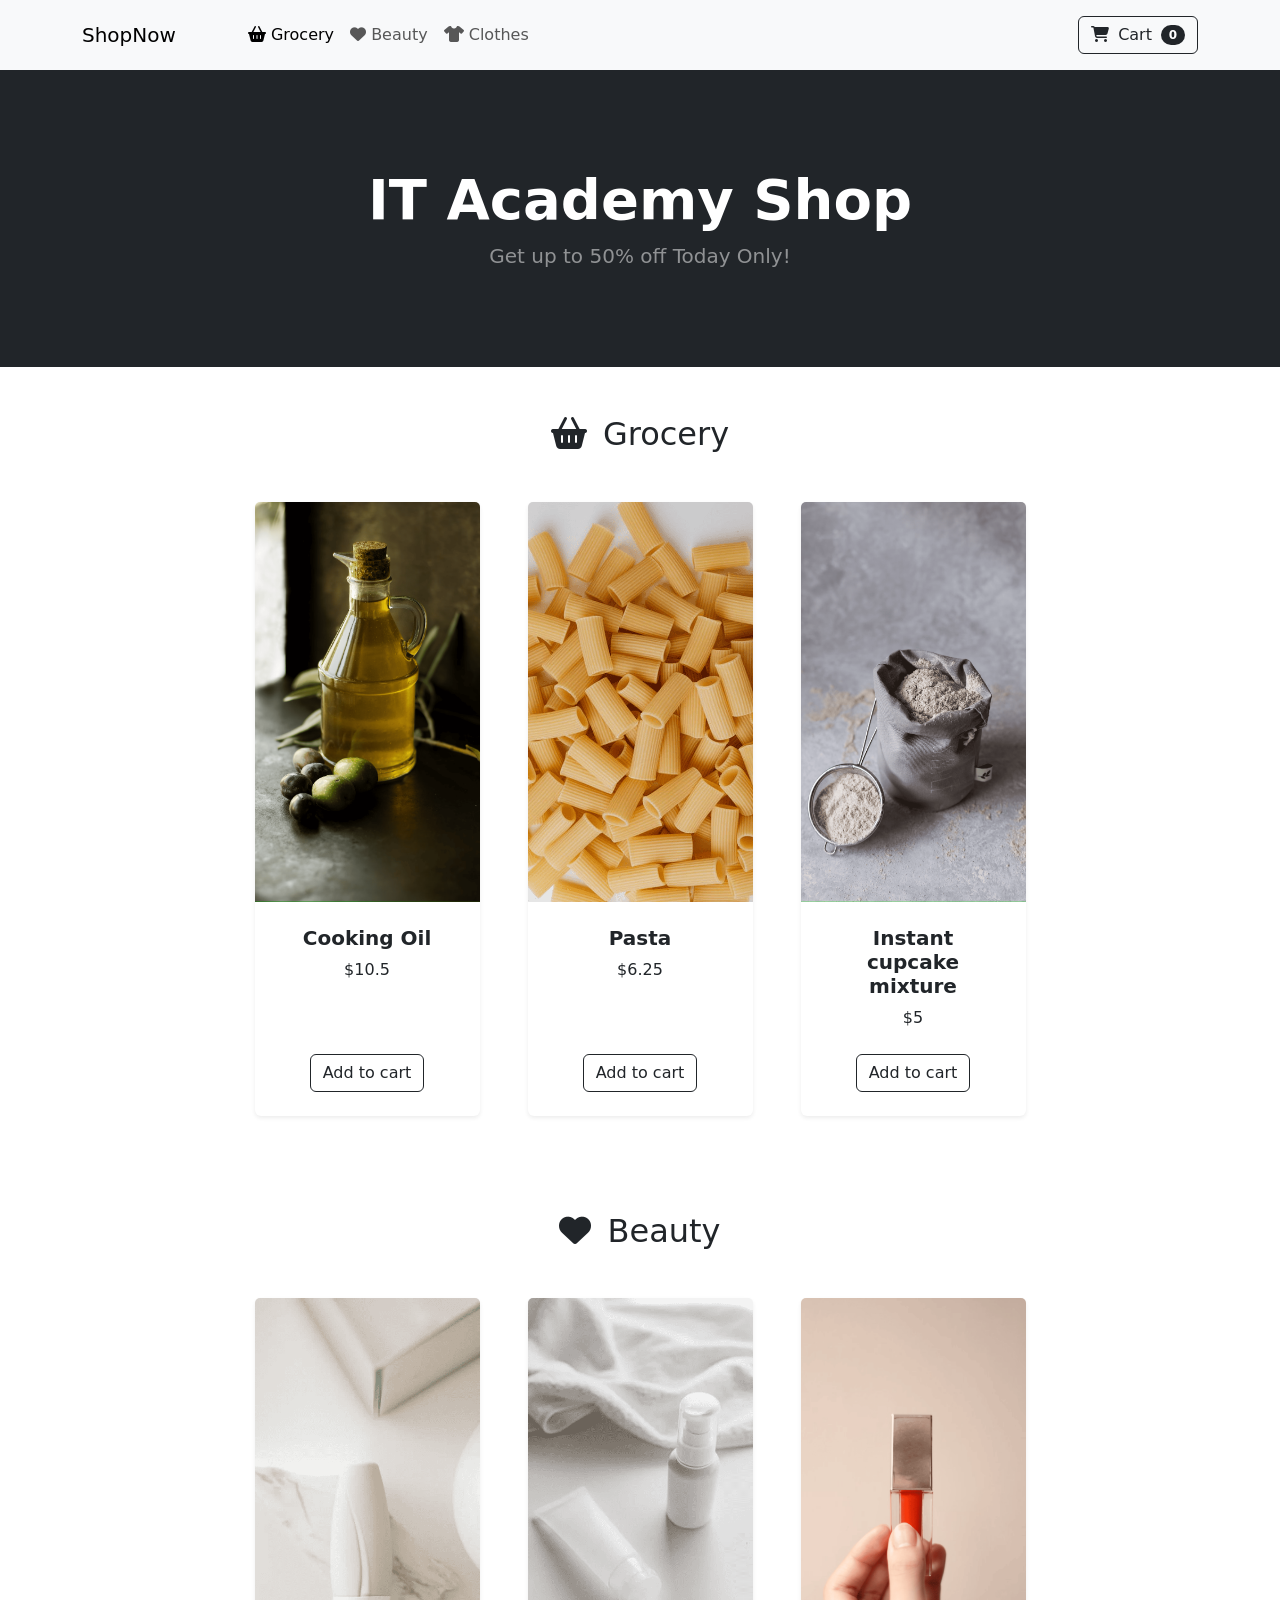
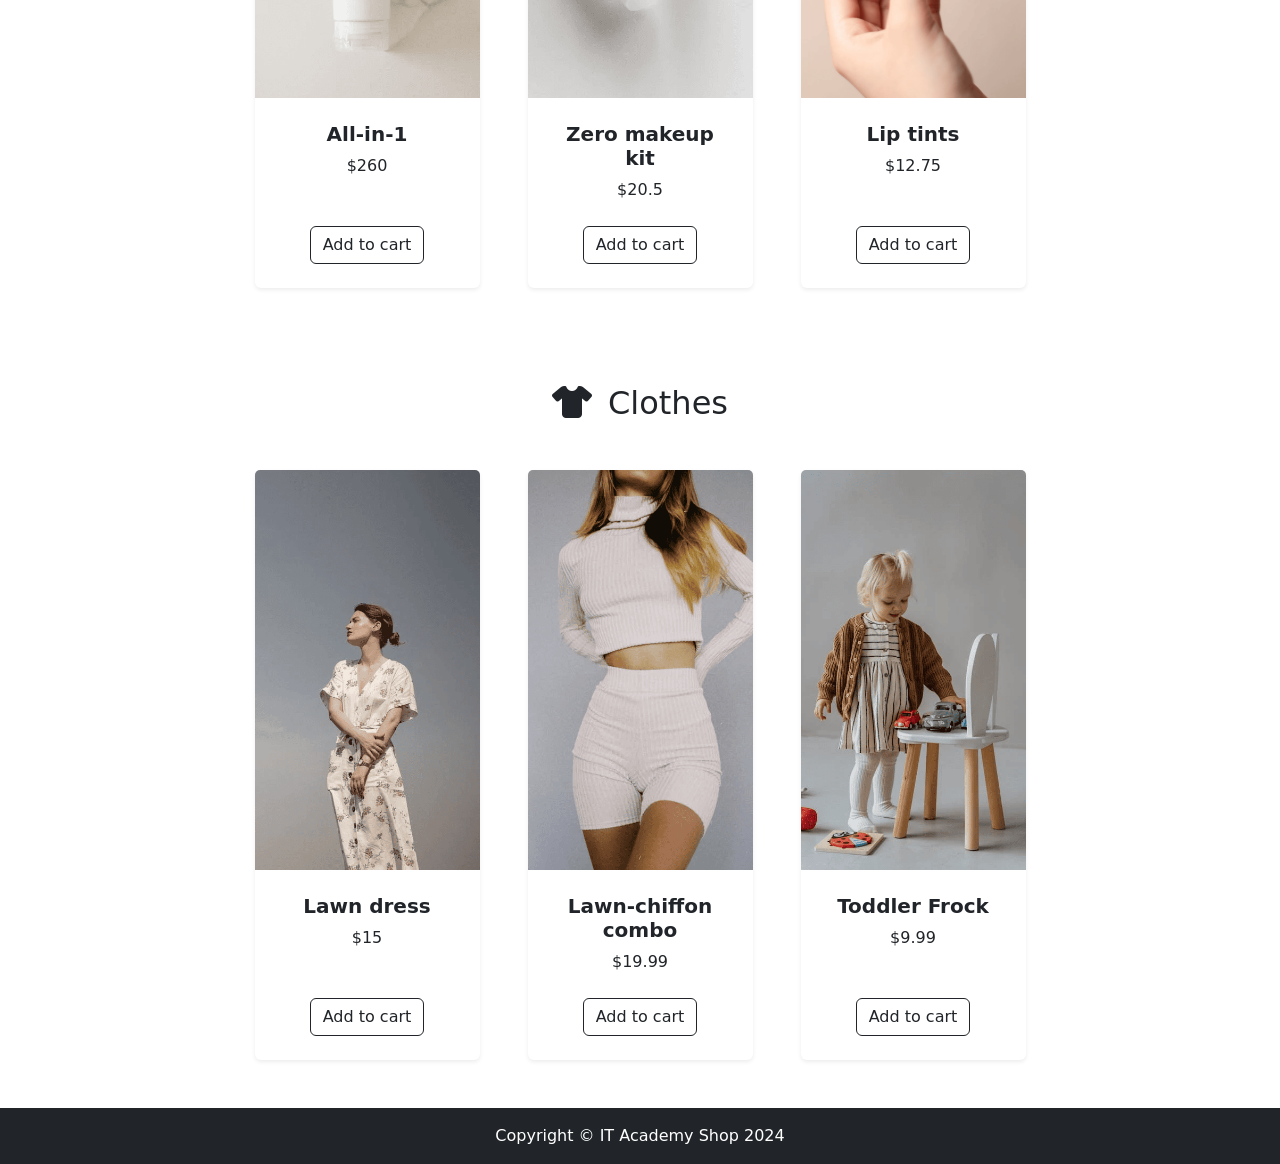
<file: index.html>
<!DOCTYPE html>
<html lang="en">

<head>
	<meta charset="utf-8" />
	<meta name="viewport" content="width=device-width, initial-scale=1, shrink-to-fit=no" />
	<meta name="description" content="" />
	<meta name="author" content="" />
	<title>ShopNow</title>
	<!-- Favicon-->
	<link rel="icon" type="image/x-icon" href="images/favicon.ico" />
	<link href="https://cdn.jsdelivr.net/npm/bootstrap@5.3.0/dist/css/bootstrap.min.css" rel="stylesheet"
		integrity="sha384-9ndCyUaIbzAi2FUVXJi0CjmCapSmO7SnpJef0486qhLnuZ2cdeRhO02iuK6FUUVM" crossorigin="anonymous">

	<!-- Fontawesome icons-->
	<link rel="stylesheet" href="https://cdnjs.cloudflare.com/ajax/libs/font-awesome/6.4.0/css/all.min.css"
		integrity="sha512-iecdLmaskl7CVkqkXNQ/ZH/XLlvWZOJyj7Yy7tcenmpD1ypASozpmT/E0iPtmFIB46ZmdtAc9eNBvH0H/ZpiBw=="
		crossorigin="anonymous" referrerpolicy="no-referrer" />
</head>

<body data-bs-spy="scroll" data-bs-target="#navbar-example2" data-bs-offset="50">
	<!-- Navigation-->
	<nav class="navbar py-3 py-lg-0 navbar-light bg-light navbar-expand-lg" id="navbar-example2">
		<div class="container d-flex">
			<a class="navbar-brand" href="index.html">ShopNow</a>
			<div class="d-flex flex-row order-lg-last align-items-center">

				<button type="button" class="navbar-toggler order-last collapsed" data-bs-toggle="collapse"
					data-bs-target="#navbar" aria-expanded="false" aria-controls="navbar">
					<span class="navbar-toggler-icon"></span>
				</button>
				<ul class="navbar-nav me-3 me-lg-0 d-flex flex-row align-items-center">
					<li class="dropdown search-dropdown nav-item py-lg-3">
						<a href="javascript:void(0)" class="btn btn-outline-dark flex-center" type="button"
							data-bs-toggle="modal" data-bs-target="#cartModal" onclick="open_modal()"
							data-bs-auto-close="outside">
							<i class="fas fa-shopping-cart me-1"></i> Cart <span
								class="badge bg-dark text-white ms-1 rounded-pill" id="count_product">0</span>
						</a>
					</li>
				</ul>
			</div>

			<div id="navbar" class="navbar-collapse collapse">

				<ul class="navbar-nav me-auto mb-4 mb-lg-0 ms-lg-5">
					<li class="nav-item">
						<a class="nav-link" href="#grocery"><i class="fas fa-shopping-basket"></i> Grocery</a>
					</li>
					<li class="nav-item">
						<a class="nav-link" href="#beauty"><i class="fas fa-heart"></i> Beauty</a>
					</li>
					<li class="nav-item">
						<a class="nav-link" href="#clothes"><i class="fas fa-tshirt"></i> Clothes</a>
					</li>

				</ul>
			</div>
		</div>
	</nav>

	<!-- Header-->
	<header class="bg-dark py-5">
		<div class="container px-4 px-lg-5 my-5">
			<div class="text-center text-white">
				<h1 class="display-4 fw-bolder">IT Academy Shop</h1>
				<p class="lead fw-normal text-white-50 mb-0">Get up to 50% off Today Only!</p>
			</div>
		</div>
	</header>
	<!-- Section-->
	<section class="pt-5" id="grocery">
		<h2 class="text-center"><i class="fas fa-shopping-basket pe-3"></i>Grocery</h2>
		<div class="container px-4 px-lg-5 mt-5">
			<div class="row gx-4 gx-lg-5 row-cols-2 row-cols-md-3 row-cols-xl-4 justify-content-center">
				<div class="col mb-5">
					<div class="card h-100 shadow-sm border-0">
						<img class="card-img-top object-fit-cover" src="./images/cooking-oil.png" alt="Cooking oil"
							style="height: 25rem;" />
						<div class="card-body p-4">
							<div class="text-center">
								<h5 class="fw-bolder">Cooking Oil</h5>
								$10.5
							</div>
						</div>
						<div class="card-footer p-4 pt-0 border-top-0 bg-transparent">
							<div class="text-center"><button type="button" onclick="buy(1)"
									class="btn btn-outline-dark">Add to cart</button></div>
						</div>
					</div>
				</div>
				<div class="col mb-5">
					<div class="card h-100 shadow-sm border-0">
						<img class="card-img-top object-fit-cover" src="./images/pasta.png" alt="Pasta"
							style="height: 25rem;" />
						<div class="card-body p-4">
							<div class="text-center">
								<h5 class="fw-bolder">Pasta</h5>
								$6.25
							</div>
						</div>
						<div class="card-footer p-4 pt-0 border-top-0 bg-transparent">
							<div class="text-center"><button type="button" onclick="buy(2)"
									class="btn btn-outline-dark">Add to cart</button></div>
						</div>
					</div>
				</div>
				<div class="col mb-5">
					<div class="card h-100 shadow-sm border-0">
						<img class="card-img-top object-fit-cover" src="./images/cupcake-mixture.png"
							style="height: 25rem;" alt="Instant cupcake mixture" />
						<div class="card-body p-4">
							<div class="text-center">
								<h5 class="fw-bolder">Instant cupcake mixture</h5>
								$5
							</div>
						</div>
						<div class="card-footer p-4 pt-0 border-top-0 bg-transparent">
							<div class="text-center"><button type="button" onclick="buy(3)"
									class="btn btn-outline-dark">Add to cart</button></div>
						</div>
					</div>
				</div>

			</div>
		</div>
	</section>
	<section class="pt-5" id="beauty">
		<h2 class="text-center"><i class="fas fa-heart pe-3"></i>Beauty</h2>
		<div class="container px-4 px-lg-5 mt-5">
			<div class="row gx-4 gx-lg-5 row-cols-2 row-cols-md-3 row-cols-xl-4 justify-content-center">
				<div class="col mb-5">
					<div class="card h-100 shadow-sm border-0">
						<img class="card-img-top object-fit-cover" src="./images/all-in-one.png" alt="All in one"
							style="height: 25rem;" />
						<div class="card-body p-4">
							<div class="text-center">
								<h5 class="fw-bolder">All-in-1</h5>
								$260
							</div>
						</div>
						<div class="card-footer p-4 pt-0 border-top-0 bg-transparent">
							<div class="text-center"><button type="button" onclick="buy(4)"
									class="btn btn-outline-dark">Add to cart</button></div>
						</div>
					</div>
				</div>
				<div class="col mb-5">
					<div class="card h-100 shadow-sm border-0">
						<img class="card-img-top object-fit-cover" src="./images/zero-makeup-kit.png"
							alt="Zero makeup kit" style="height: 25rem;" />
						<div class="card-body p-4">
							<div class="text-center">
								<h5 class="fw-bolder">Zero makeup kit</h5>
								$20.5
							</div>
						</div>
						<div class="card-footer p-4 pt-0 border-top-0 bg-transparent">
							<div class="text-center"><button type="button" onclick="buy(5)"
									class="btn btn-outline-dark">Add to cart</button></div>
						</div>
					</div>
				</div>
				<div class="col mb-5">
					<div class="card h-100 shadow-sm border-0">
						<img class="card-img-top object-fit-cover" src="./images/lip-tint.png" alt="Lip tint"
							style="height: 25rem;" />
						<div class="card-body p-4">
							<div class="text-center">
								<h5 class="fw-bolder">Lip tints</h5>
								$12.75
							</div>
						</div>
						<div class="card-footer p-4 pt-0 border-top-0 bg-transparent">
							<div class="text-center"><button type="button" onclick="buy(6)"
									class="btn btn-outline-dark">Add to cart</button></div>
						</div>
					</div>
				</div>

			</div>
		</div>
	</section>
	<section class="pt-5" id="clothes">
		<h2 class="text-center"><i class="fas fa-tshirt pe-3"></i>Clothes</h2>
		<div class="container px-4 px-lg-5 mt-5">
			<div class="row gx-4 gx-lg-5 row-cols-2 row-cols-md-3 row-cols-xl-4 justify-content-center">
				<div class="col mb-5">
					<div class="card h-100 shadow-sm border-0">
						<img class="card-img-top object-fit-cover" src="./images/lawn-dress.png" alt="Lawn dress"
							style="height: 25rem;" />
						<div class="card-body p-4">
							<div class="text-center">
								<h5 class="fw-bolder">Lawn dress</h5>
								$15
							</div>
						</div>
						<div class="card-footer p-4 pt-0 border-top-0 bg-transparent">
							<div class="text-center"><button type="button" onclick="buy(7)"
									class="btn btn-outline-dark">Add to cart</button></div>
						</div>
					</div>
				</div>
				<div class="col mb-5">
					<div class="card h-100 shadow-sm border-0">
						<img class="card-img-top object-fit-cover" src="./images/combo.png" alt="Lawn chiffon combo"
							style="height: 25rem;" />
						<div class="card-body p-4">
							<div class="text-center">
								<h5 class="fw-bolder">Lawn-chiffon combo</h5>
								$19.99
							</div>
						</div>
						<div class="card-footer p-4 pt-0 border-top-0 bg-transparent">
							<div class="text-center"><button type="button" onclick="buy(8)"
									class="btn btn-outline-dark">Add to cart</button></div>
						</div>
					</div>
				</div>
				<div class="col mb-5">
					<div class="card h-100 shadow-sm border-0">
						<img class="card-img-top object-fit-cover" src="./images/toddler-dress.png" alt="Toddler frock"
							style="height: 25rem;" />
						<div class="card-body p-4">
							<div class="text-center">
								<h5 class="fw-bolder">Toddler Frock</h5>
								$9.99
							</div>
						</div>
						<div class="card-footer p-4 pt-0 border-top-0 bg-transparent">
							<div class="text-center"><button type="button" onclick="buy(9)"
									class="btn btn-outline-dark">Add to cart</button></div>
						</div>
					</div>
				</div>

			</div>
		</div>
	</section>

	<!-- Footer-->
	<footer class="py-3 bg-dark">
		<div class="container">
			<p class="m-0 text-center text-white">Copyright &copy; IT Academy Shop 2024</p>
		</div>
	</footer>

	<div class="modal fade" id="cartModal" tabindex="-1" aria-labelledby="exampleModalLabel" aria-hidden="true">
		<div class="modal-dialog">
			<div class="modal-content">
				<div class="modal-header">
					<h5 class="modal-title" id="exampleModalLabel"><i class="fas fa-cart-arrow-down"></i> My Cart</h5>
					<button type="button" class="btn-close" data-bs-dismiss="modal" aria-label="Close"></button>
				</div>
				<div class="modal-body">
					<h3 class="text-center bill px-5">Shopping Cart</h3>
					<table class="table">
						<thead>
							<tr>
								<th scope="col">Product</th>
								<th scope="col">Price</th>
								<th scope="col">Qty.</th>
								<th scope="col">Total <small>(with discount)</small></th>
								<th scope="col"></th>
							</tr>
						</thead>
						<tbody id="cart_list">
						</tbody>
					</table>
					<div class="text-center fs-3">
						Total: $<span id="total_price"></span>
					</div>
					<div class="text-center">
						<a href="checkout.html" class="btn btn-primary m-3">Checkout</a>
						<a href="javascript:void(0)" onclick="cleanCart()" class="btn btn-primary m-3">Clean Cart</a>
					</div>
				</div>
			</div>
		</div>
	</div>

	<!-- Bootstrap core JS-->
	<script src="https://cdn.jsdelivr.net/npm/bootstrap@5.3.0/dist/js/bootstrap.bundle.min.js"
		integrity="sha384-geWF76RCwLtnZ8qwWowPQNguL3RmwHVBC9FhGdlKrxdiJJigb/j/68SIy3Te4Bkz"
		crossorigin="anonymous"></script>

	<!-- Core theme JS-->
	<script src="js/shop.js"></script>
	<script src="js/checkout.js"></script>
</body>

</html>
</file>
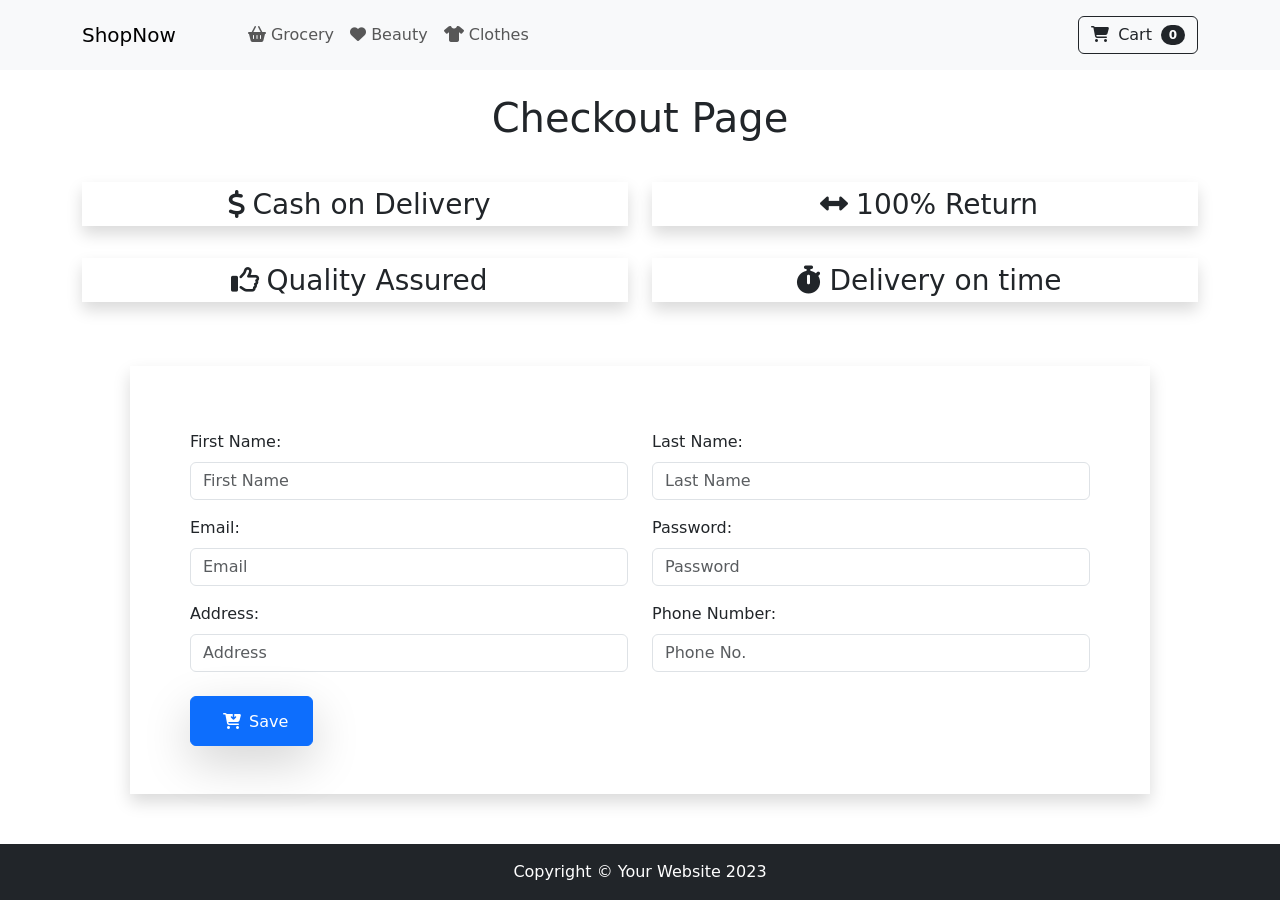
<file: checkout.html>
<!DOCTYPE html>
<html lang="en">

<head>
	<meta charset="utf-8" />
	<meta name="viewport" content="width=device-width, initial-scale=1, shrink-to-fit=no" />
	<meta name="description" content="" />
	<meta name="author" content="" />
	<title>Checkout</title>
	<!-- Favicon-->
	<link rel="icon" type="image/x-icon" href="images/favicon.ico" />
	<link href="https://cdn.jsdelivr.net/npm/bootstrap@5.3.0/dist/css/bootstrap.min.css" rel="stylesheet"
		integrity="sha384-9ndCyUaIbzAi2FUVXJi0CjmCapSmO7SnpJef0486qhLnuZ2cdeRhO02iuK6FUUVM" crossorigin="anonymous">

	<!-- Fontawesome icons-->
	<link rel="stylesheet" href="https://cdnjs.cloudflare.com/ajax/libs/font-awesome/6.4.0/css/all.min.css"
		integrity="sha512-iecdLmaskl7CVkqkXNQ/ZH/XLlvWZOJyj7Yy7tcenmpD1ypASozpmT/E0iPtmFIB46ZmdtAc9eNBvH0H/ZpiBw=="
		crossorigin="anonymous" referrerpolicy="no-referrer" />

</head>

<body>
	<!-- Navigation-->
	<nav class="navbar py-3 py-lg-0 navbar-light bg-light navbar-expand-lg" id="navbar-example2">
		<div class="container d-flex">
			<a class="navbar-brand" href="index.html">ShopNow</a>
			<div class="d-flex flex-row order-lg-last align-items-center">

				<button type="button" class="navbar-toggler order-last collapsed" data-bs-toggle="collapse"
					data-bs-target="#navbar" aria-expanded="false" aria-controls="navbar">
					<span class="navbar-toggler-icon"></span>
				</button>
				<ul class="navbar-nav me-3 me-lg-0 d-flex flex-row align-items-center">
					<li class="dropdown search-dropdown nav-item py-lg-3">
						<a href="javascript:void(0)" class="btn btn-outline-dark flex-center" type="button"
							data-bs-toggle="modal" data-bs-target="#cartModal" onclick="open_modal()"
							data-bs-auto-close="outside">
							<i class="fas fa-shopping-cart me-1"></i> Cart <span
								class="badge bg-dark text-white ms-1 rounded-pill" id="count_product">0</span>
						</a>
					</li>
				</ul>
			</div>

			<div id="navbar" class="navbar-collapse collapse">

				<ul class="navbar-nav me-auto mb-4 mb-lg-0 ms-lg-5">
					<li class="nav-item">
						<a class="nav-link" href="#grocery"><i class="fas fa-shopping-basket"></i> Grocery</a>
					</li>
					<li class="nav-item">
						<a class="nav-link" href="#beauty"><i class="fas fa-heart"></i> Beauty</a>
					</li>
					<li class="nav-item">
						<a class="nav-link" href="#clothes"><i class="fas fa-tshirt"></i> Clothes</a>
					</li>

				</ul>
			</div>
		</div>
	</nav>
	<div class="container">
		<h1 class="text-center head m-4">Checkout Page</h1>

		<div class="row mr-0">
			<div class="col-sm-6">
				<h3 class="my-3 bord shadow text-center"><i class="fas fa-dollar-sign p-2"></i>Cash on Delivery</h3>
			</div>
			<div class="col-sm-6 ">
				<h3 class="my-3 bord shadow text-center"><i class="fas fa-arrows-alt-h p-2"></i>100% Return</h3>
			</div>
		</div>

		<div class="row mr-0">
			<div class="col-sm-6">
				<h3 class="my-3 bord shadow text-center"><i class="far fa-thumbs-up p-2"></i>Quality Assured</h3>
			</div>
			<div class="col-sm-6 ">
				<h3 class="my-3 bord shadow text-center"><i class="fas fa-stopwatch p-2"></i>Delivery on time</h3>
			</div>
		</div>
		<form class="form">
			<div class="row bord p-5 shadow m-5">
				<div class="col-sm-6">
					<div class="mt-3">
						<label for="fName" class="form-label">First Name:</label>
						<input id="fName" class="form-control ml-3" type="text" placeholder="First Name" />
						<div id="errorName" class="invalid-feedback">This field is required and must have, at least, 3
							characters
						</div>
					</div>
					<div class="mt-3 ">
						<label for="fEmail" class="form-label">Email:</label>
						<input id="fEmail" class="form-control ml-3" type="email" placeholder="Email" minlength="3" />
						<div id="errorEmail" class="invalid-feedback">This field is required and must contain an '@' and
							have, at
							least, 3 characters</div>
					</div>
					<div class="mt-3 ">
						<label for="fAddress" class="form-label">Address:</label>
						<input id="fAddress" class="form-control" type="text" placeholder="Address" minlength="3" />
						<div id="errorAddress" class="invalid-feedback">This field is required and must have, at least,
							3 characters
						</div>
					</div>
				</div>
				<div class="col-sm-6">
					<div class="mt-3">
						<label for="fLastN" class="form-label">Last Name:</label>
						<input id="fLastN" class="form-control" type="text" placeholder="Last Name" minlength="3" />
						<div id="errorLastN" class="invalid-feedback">This field is required and must have, at least, 3
							characters
						</div>
					</div>
					<div class="mt-3">
						<label for="fPassword" class="form-label">Password:</label>
						<input id="fPassword" class="form-control" title="(4-8 characters)" type="password"
							minlength="4" maxlength="8" placeholder="Password" />
						<div id="errorPassword" class="invalid-feedback">Password has to contain at least a number and a
							letter</div>
					</div>
					<div class="mt-3">
						<label for="fPhone" class="form-label">Phone Number:</label>
						<input id="fPhone" class="form-control" type="number" placeholder="Phone No." />
						<div id="errorPhone" class="invalid-feedback">Invalid phone number!! Must be 9 digits with no
							letters</div>
					</div>
				</div>
				<div class="col-12 mt-4 final">
					<button type="submit" id="btn" class="p-2 px-4 btn btn-primary shadow-lg" onclick="validate(event)">
						<i class="fas fa-cart-arrow-down p-2"></i>Save
					</button>
				</div>
			</div>
		</form>

	</div>


	<!-- Footer-->
	<footer class="py-3 bg-dark position-absolute bottom-0 w-100">
		<div class="container">
			<p class="m-0 text-center text-white">Copyright &copy; Your Website 2023</p>
		</div>
	</footer>

	<div class="modal fade" id="cartModal" tabindex="-1" aria-labelledby="exampleModalLabel" aria-hidden="true">
		<div class="modal-dialog">
			<div class="modal-content">
				<div class="modal-header">
					<h5 class="modal-title" id="exampleModalLabel"><i class="fas fa-cart-arrow-down"></i> My Cart</h5>
					<button type="button" class="btn-close" data-bs-dismiss="modal" aria-label="Close"></button>
				</div>
				<div class="modal-body">
					<div>
						<ul class="list">

						</ul>
						<div>
							<h3 class="text-center bill px-5">Select Something</h3>
						</div>
						<div class="text-center">
							<a href="checkout.html" class="btn btn-primary m-3">Checkout</a>
						</div>
					</div>
				</div>
			</div>
		</div>
	</div>

	<!-- Bootstrap core JS-->
	<script src="https://cdn.jsdelivr.net/npm/bootstrap@5.3.0/dist/js/bootstrap.bundle.min.js"
		integrity="sha384-geWF76RCwLtnZ8qwWowPQNguL3RmwHVBC9FhGdlKrxdiJJigb/j/68SIy3Te4Bkz"
		crossorigin="anonymous"></script>


	<!-- Core theme JS-->
	<script src="js/shop.js"></script>
	<script src="js/checkout.js"></script>
</body>

</html>
</file>
